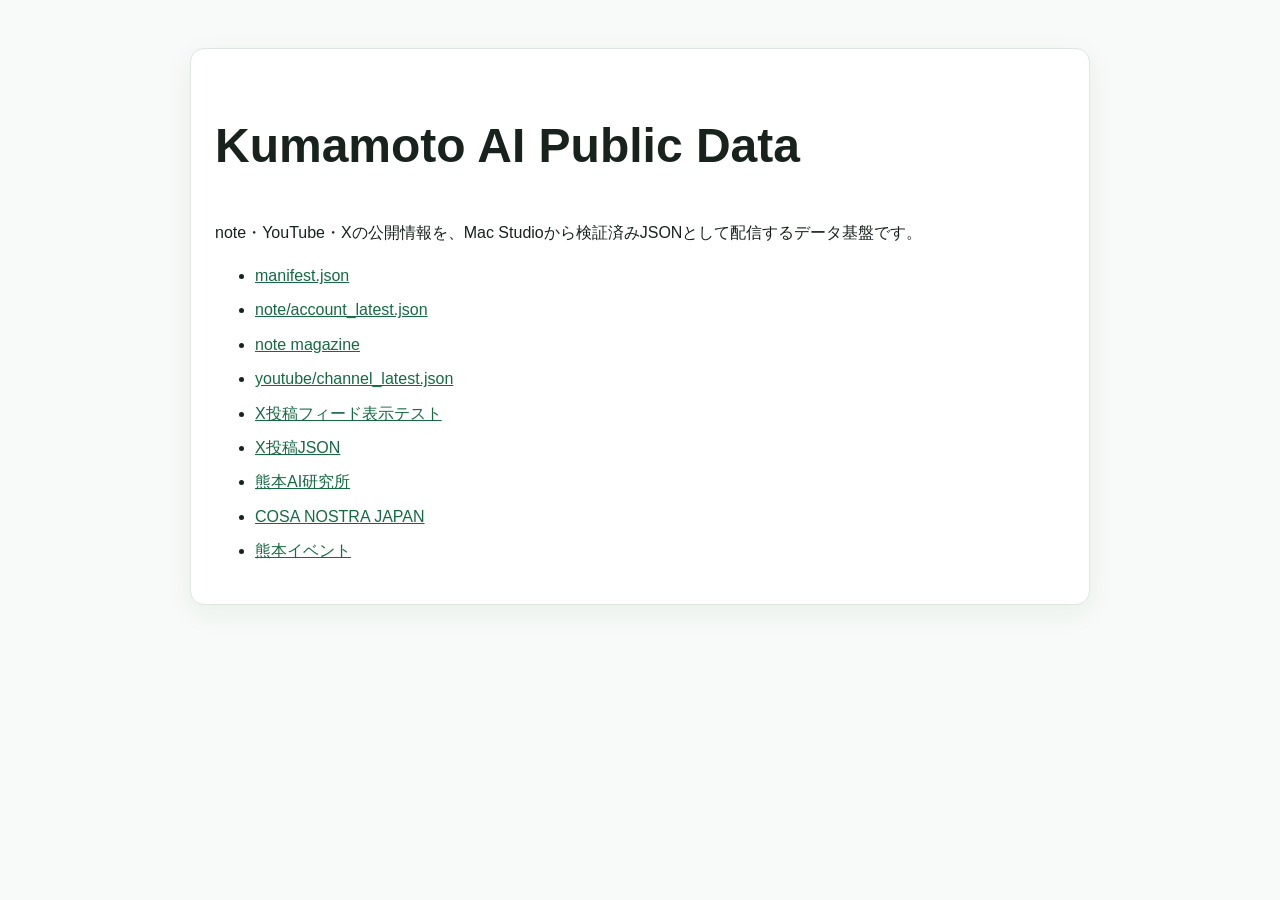
<file: docs/index.html>
<!doctype html>
<html lang="ja">
<head>
  <meta charset="utf-8">
  <meta name="viewport" content="width=device-width,initial-scale=1">
  <title>Kumamoto AI Public Data</title>
  <style>
    body{font-family:-apple-system,BlinkMacSystemFont,"Segoe UI",sans-serif;max-width:900px;margin:48px auto;padding:0 20px;line-height:1.7;color:#18231d;background:#f7faf8}
    h1{font-size:clamp(28px,5vw,48px)} a{color:#146b42} code{background:#e8f0eb;padding:.15em .35em;border-radius:4px}
    li{margin:.45em 0}.card{background:#fff;border:1px solid #dce8e0;border-radius:14px;padding:24px;box-shadow:0 8px 30px rgba(20,60,40,.06)}
  </style>
</head>
<body>
  <div class="card">
    <h1>Kumamoto AI Public Data</h1>
    <p>note・YouTube・Xの公開情報を、Mac Studioから検証済みJSONとして配信するデータ基盤です。</p>
    <ul>
      <li><a href="manifest.json">manifest.json</a></li>
      <li><a href="note/account_latest.json">note/account_latest.json</a></li>
      <li><a href="note/magazines/m28cf0da750b4.json">note magazine</a></li>
      <li><a href="youtube/channel_latest.json">youtube/channel_latest.json</a></li>
      <li><a href="x/">X投稿フィード表示テスト</a></li>
      <li><a href="x/all_latest.json">X投稿JSON</a></li>
      <li><a href="sites/kumamoto_ai_laboratory.json">熊本AI研究所</a></li>
      <li><a href="sites/cosanostra.json">COSA NOSTRA JAPAN</a></li>
      <li><a href="sites/kumamotoevent.json">熊本イベント</a></li>
    </ul>
  </div>
</body>
</html>
</file>
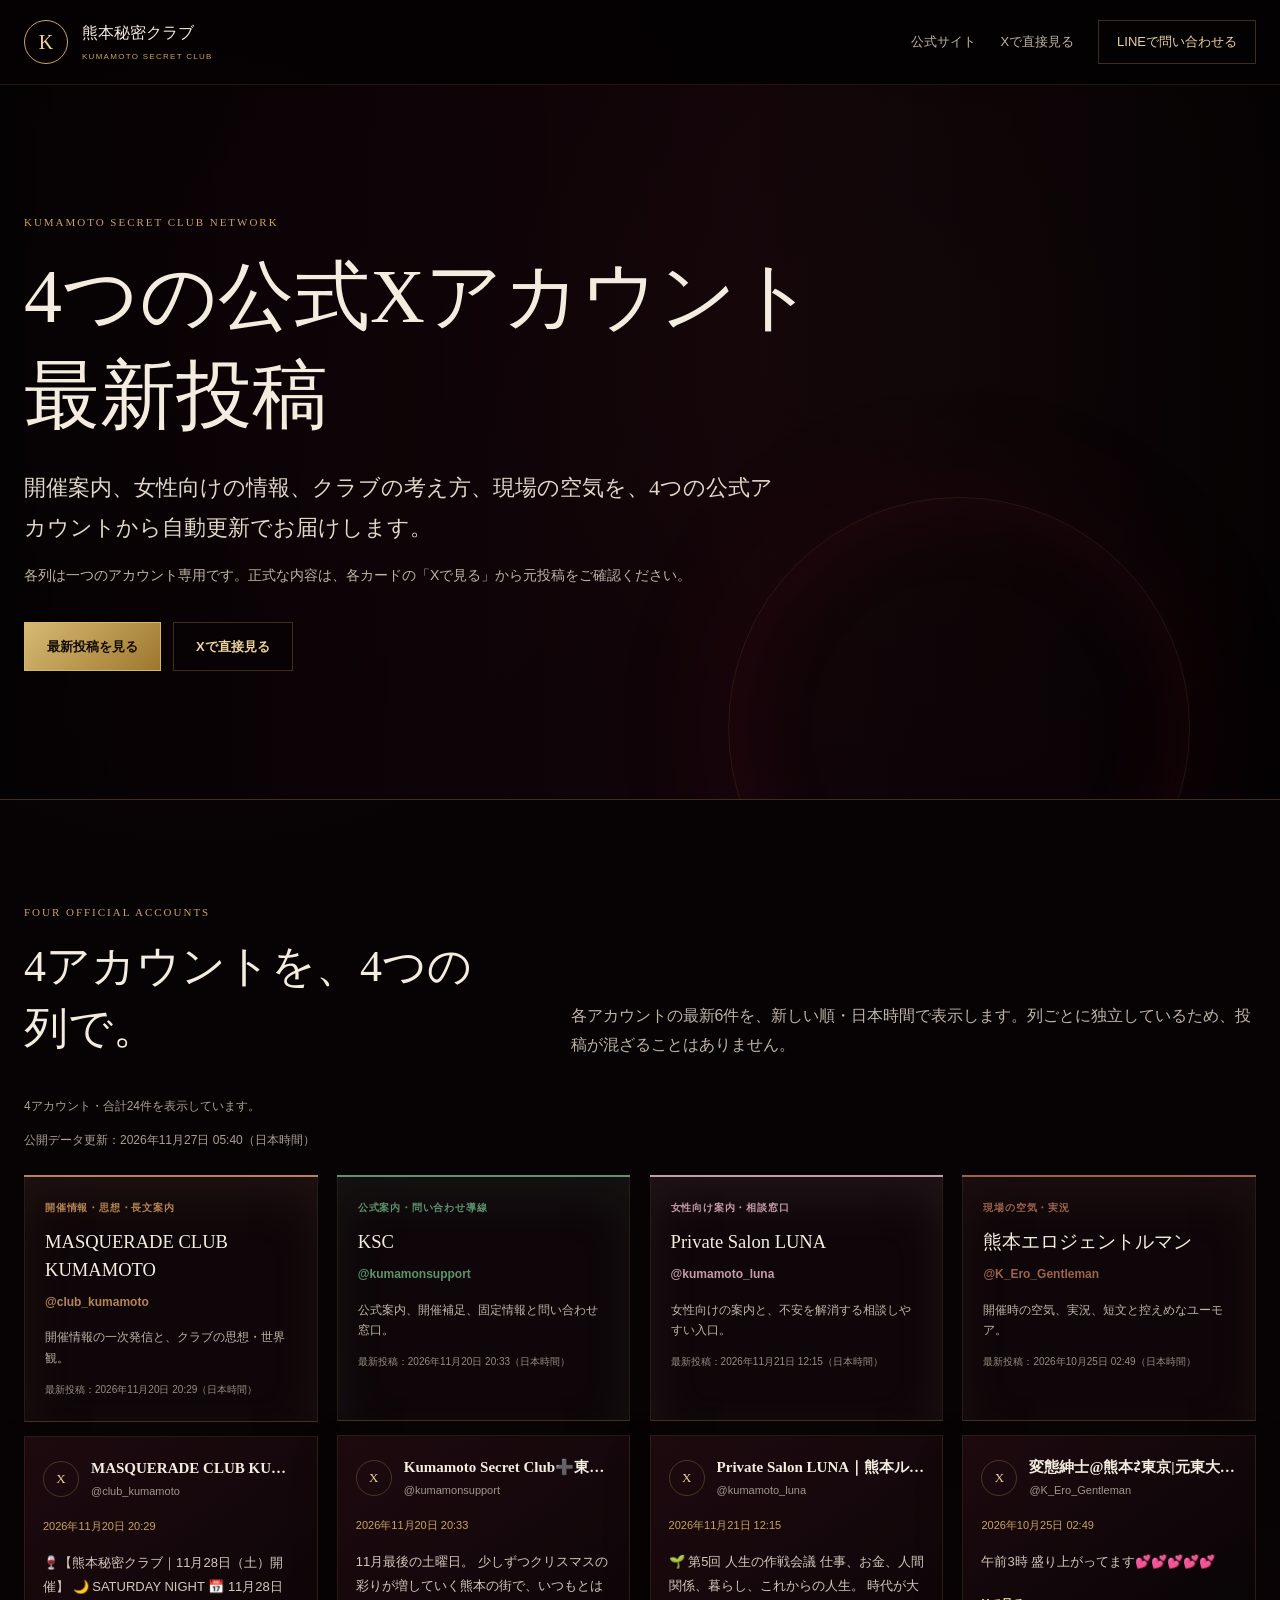
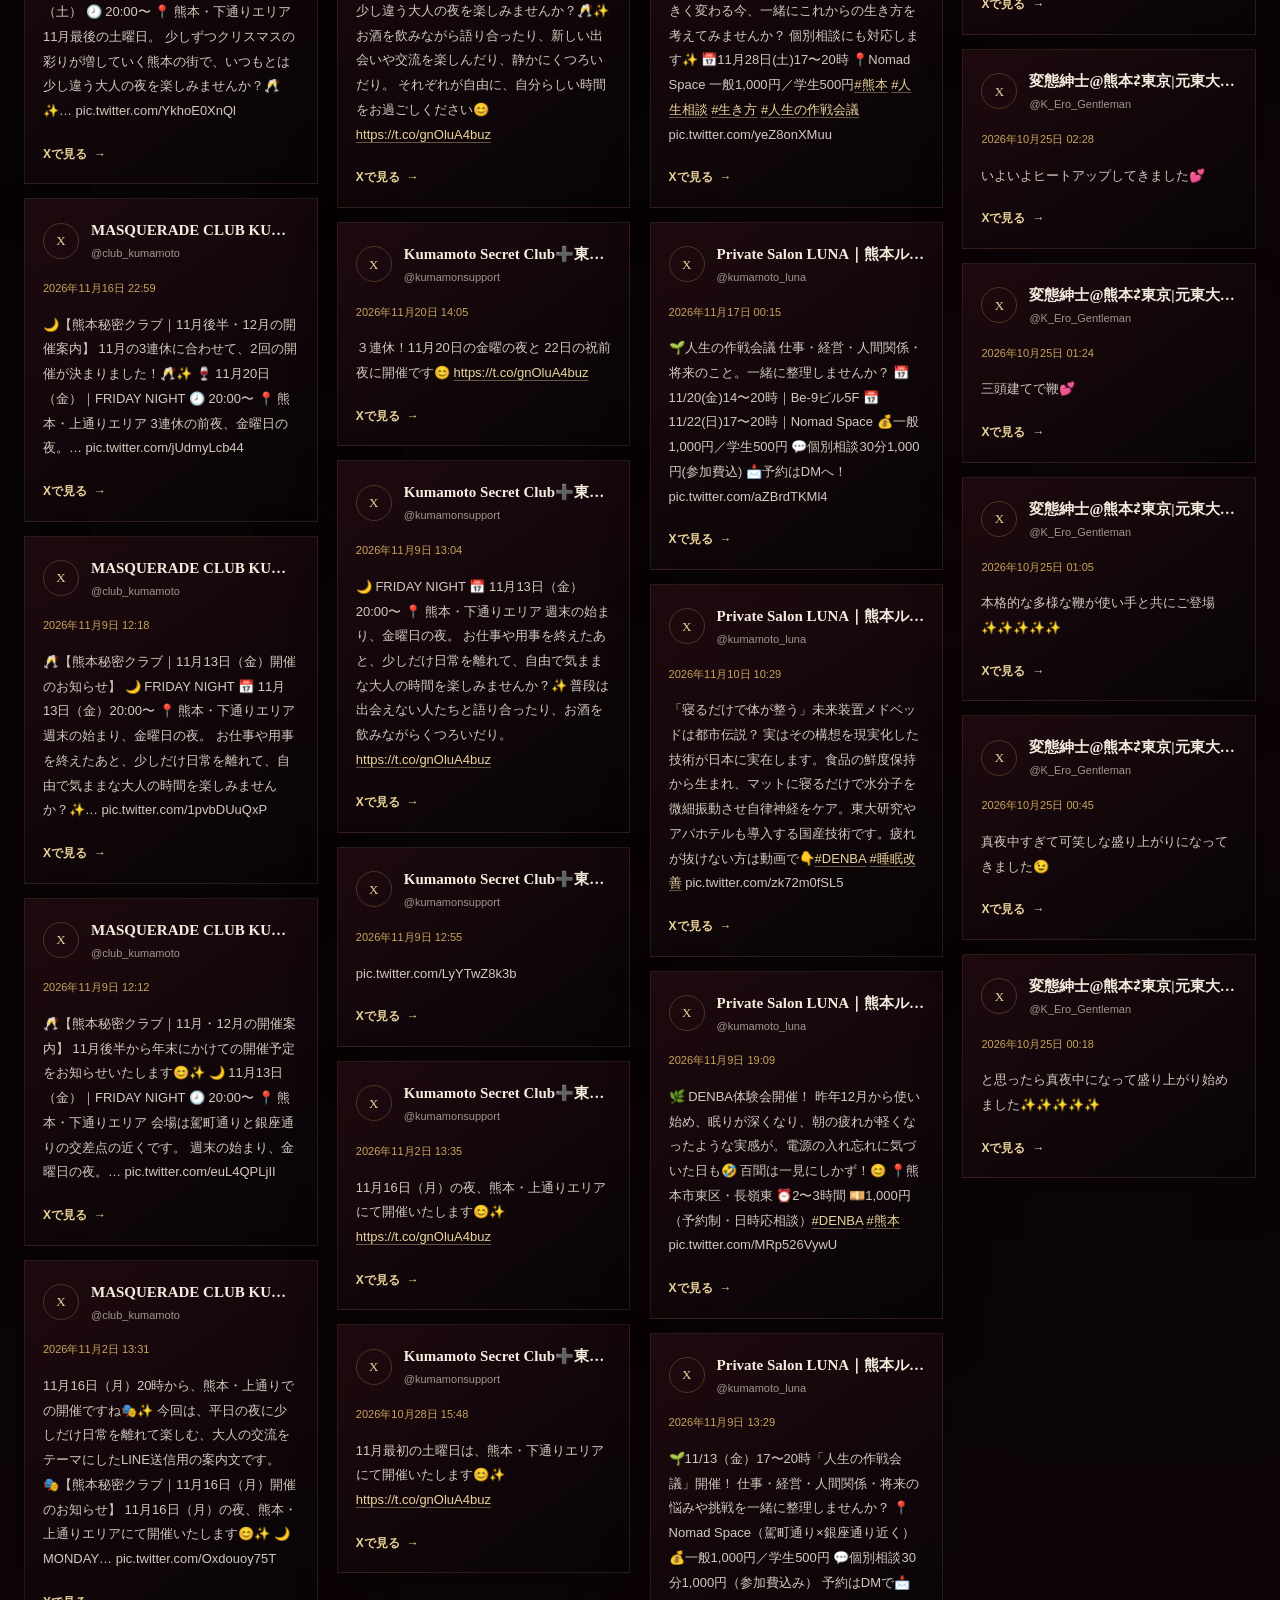
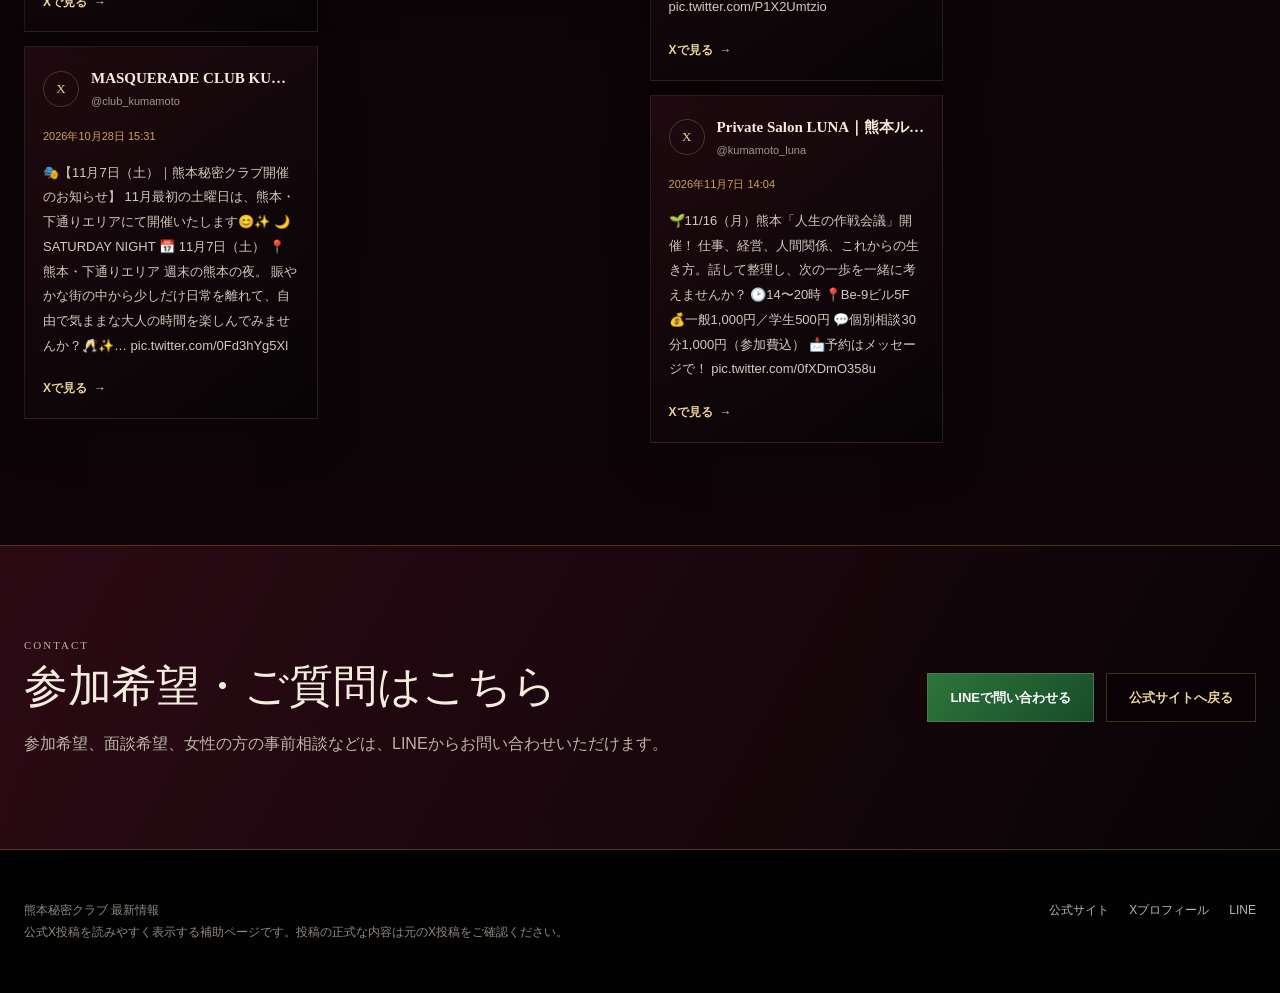
<file: docs/x/index.html>
<!doctype html>
<html lang="ja">
<head>
  <meta charset="utf-8">
  <meta name="viewport" content="width=device-width,initial-scale=1">
  <meta name="robots" content="noindex,follow">
  <meta name="description" content="熊本秘密クラブに関わる4つの公式Xアカウントから、開催案内、女性向け情報、クラブの考え方、現場の空気を自動更新でお届けします。">
  <link rel="canonical" href="https://clubpyramid-sys.github.io/kumamoto-ai-public-data/x/">
  <meta property="og:title" content="KUMAMOTO SECRET CLUB NETWORK｜4つの公式Xアカウント">
  <meta property="og:description" content="熊本秘密クラブに関わる4つの公式Xアカウントの最新投稿を、アカウント別に掲載しています。">
  <meta property="og:type" content="website">
  <meta property="og:url" content="https://clubpyramid-sys.github.io/kumamoto-ai-public-data/x/">
  <meta property="og:image" content="https://kumamotosecretclub.jp/assets/images/hero-masquerade-lounge.webp">
  <meta name="twitter:card" content="summary_large_image">
  <meta name="twitter:title" content="KUMAMOTO SECRET CLUB NETWORK">
  <meta name="twitter:description" content="4つの公式Xアカウントの最新投稿を、アカウント別に掲載しています。">
  <meta name="twitter:image" content="https://kumamotosecretclub.jp/assets/images/hero-masquerade-lounge.webp">
  <meta name="theme-color" content="#090405">
  <link rel="icon" href="data:image/svg+xml,%3Csvg xmlns='http://www.w3.org/2000/svg' viewBox='0 0 64 64'%3E%3Crect width='64' height='64' rx='32' fill='%23090405'/%3E%3Ccircle cx='32' cy='32' r='25' fill='none' stroke='%23c8a45d' stroke-width='2'/%3E%3Ctext x='32' y='41' text-anchor='middle' font-family='serif' font-size='28' fill='%23ead39b'%3EK%3C/text%3E%3C/svg%3E">
  <title>KUMAMOTO SECRET CLUB NETWORK｜4つの公式Xアカウント</title>
  <link rel="stylesheet" href="ksc_xhub_styles.css?v=20260726-four-account-grid">
</head>
<body>
  <a class="skip-link" href="#main-content">最新投稿へ移動</a>

  <header class="site-header">
    <div class="shell site-header__inner">
      <a class="brand" href="https://kumamotosecretclub.jp/" target="_blank" rel="noopener noreferrer" aria-label="熊本秘密クラブ公式サイトへ戻る">
        <span class="brand__mark" aria-hidden="true">K</span>
        <span class="brand__text"><strong>熊本秘密クラブ</strong><small>KUMAMOTO SECRET CLUB</small></span>
      </a>
      <nav class="site-header__nav" aria-label="ページ上部の案内">
        <a href="https://kumamotosecretclub.jp/" target="_blank" rel="noopener noreferrer">公式サイト</a>
        <a href="https://x.com/kumamonsupport" target="_blank" rel="noopener noreferrer">Xで直接見る</a>
        <a class="nav-cta" href="https://line.me/ti/p/Ar-a8mXKYK" target="_blank" rel="noopener noreferrer">LINEで問い合わせる</a>
      </nav>
    </div>
  </header>

  <main id="main-content">
    <section class="hero" aria-labelledby="page-title">
      <div class="shell hero__inner">
        <p class="eyebrow">KUMAMOTO SECRET CLUB NETWORK</p>
        <h1 id="page-title">4つの公式Xアカウント<br>最新投稿</h1>
        <p class="hero__lead">開催案内、女性向けの情報、クラブの考え方、現場の空気を、4つの公式アカウントから自動更新でお届けします。</p>
        <p class="hero__note">各列は一つのアカウント専用です。正式な内容は、各カードの「Xで見る」から元投稿をご確認ください。</p>
        <div class="hero__actions" aria-label="主要なリンク">
          <a class="button button--gold" href="#latest-posts">最新投稿を見る</a>
          <a class="button button--outline" href="https://x.com/kumamonsupport" target="_blank" rel="noopener noreferrer">Xで直接見る</a>
        </div>
      </div>
    </section>

    <section class="network-section" id="latest-posts" aria-labelledby="latest-title">
      <div class="shell">
        <div class="section-heading">
          <div>
            <p class="eyebrow">FOUR OFFICIAL ACCOUNTS</p>
            <h2 id="latest-title">4アカウントを、4つの列で。</h2>
          </div>
          <p>各アカウントの最新6件を、新しい順・日本時間で表示します。列ごとに独立しているため、投稿が混ざることはありません。</p>
        </div>

        <p class="feed-status" data-xhub-status role="status" aria-live="polite">最新情報を読み込んでいます。</p>
        <p class="data-updated" data-xhub-updated hidden></p>

        <div class="account-columns" data-xhub-feed data-feed-url="all_latest.json" aria-live="polite" aria-busy="true">
          <section class="account-column account-column--club" data-account-column data-handle="club_kumamoto" aria-labelledby="account-club-title">
            <header class="account-column__header">
              <p class="account-column__role">開催情報・思想・長文案内</p>
              <h3 id="account-club-title">MASQUERADE CLUB KUMAMOTO</h3>
              <a href="https://x.com/club_kumamoto" target="_blank" rel="noopener noreferrer">@club_kumamoto</a>
              <p>開催情報の一次発信と、クラブの思想・世界観。</p>
              <time data-account-updated hidden></time>
            </header>
            <div class="account-feed" data-account-feed aria-busy="true"><p class="account-feed__loading">読み込み中です。</p></div>
          </section>

          <section class="account-column account-column--support" data-account-column data-handle="kumamonsupport" aria-labelledby="account-support-title">
            <header class="account-column__header">
              <p class="account-column__role">公式案内・問い合わせ導線</p>
              <h3 id="account-support-title">KSC</h3>
              <a href="https://x.com/kumamonsupport" target="_blank" rel="noopener noreferrer">@kumamonsupport</a>
              <p>公式案内、開催補足、固定情報と問い合わせ窓口。</p>
              <time data-account-updated hidden></time>
            </header>
            <div class="account-feed" data-account-feed aria-busy="true"><p class="account-feed__loading">読み込み中です。</p></div>
          </section>

          <section class="account-column account-column--luna" data-account-column data-handle="kumamoto_luna" aria-labelledby="account-luna-title">
            <header class="account-column__header">
              <p class="account-column__role">女性向け案内・相談窓口</p>
              <h3 id="account-luna-title">Private Salon LUNA</h3>
              <a href="https://x.com/kumamoto_luna" target="_blank" rel="noopener noreferrer">@kumamoto_luna</a>
              <p>女性向けの案内と、不安を解消する相談しやすい入口。</p>
              <time data-account-updated hidden></time>
            </header>
            <div class="account-feed" data-account-feed aria-busy="true"><p class="account-feed__loading">読み込み中です。</p></div>
          </section>

          <section class="account-column account-column--gentleman" data-account-column data-handle="K_Ero_Gentleman" aria-labelledby="account-gentleman-title">
            <header class="account-column__header">
              <p class="account-column__role">現場の空気・実況</p>
              <h3 id="account-gentleman-title">熊本エロジェントルマン</h3>
              <a href="https://x.com/K_Ero_Gentleman" target="_blank" rel="noopener noreferrer">@K_Ero_Gentleman</a>
              <p>開催時の空気、実況、短文と控えめなユーモア。</p>
              <time data-account-updated hidden></time>
            </header>
            <div class="account-feed" data-account-feed aria-busy="true"><p class="account-feed__loading">読み込み中です。</p></div>
          </section>
        </div>
      </div>
    </section>

    <section class="contact-band" aria-labelledby="contact-title">
      <div class="shell contact-band__inner">
        <div>
          <p class="eyebrow">CONTACT</p>
          <h2 id="contact-title">参加希望・ご質問はこちら</h2>
          <p>参加希望、面談希望、女性の方の事前相談などは、LINEからお問い合わせいただけます。</p>
        </div>
        <div class="contact-band__actions">
          <a class="button button--line" href="https://line.me/ti/p/Ar-a8mXKYK" target="_blank" rel="noopener noreferrer">LINEで問い合わせる</a>
          <a class="button button--outline" href="https://kumamotosecretclub.jp/" target="_blank" rel="noopener noreferrer">公式サイトへ戻る</a>
        </div>
      </div>
    </section>

    <noscript>
      <section class="noscript-notice" aria-labelledby="noscript-title">
        <div class="shell">
          <h2 id="noscript-title">投稿一覧の表示にはJavaScriptが必要です</h2>
          <p>JavaScriptが無効の場合は、<a href="https://x.com/kumamonsupport" target="_blank" rel="noopener noreferrer">公式X</a>で最新情報をご確認ください。<a href="https://kumamotosecretclub.jp/" target="_blank" rel="noopener noreferrer">熊本秘密クラブ公式サイト</a>と<a href="https://line.me/ti/p/Ar-a8mXKYK" target="_blank" rel="noopener noreferrer">LINE</a>も引き続きご利用いただけます。</p>
        </div>
      </section>
    </noscript>
  </main>

  <footer class="site-footer">
    <div class="shell site-footer__inner">
      <div>
        <p class="site-footer__title">熊本秘密クラブ 最新情報</p>
        <p>公式X投稿を読みやすく表示する補助ページです。投稿の正式な内容は元のX投稿をご確認ください。</p>
      </div>
      <nav aria-label="フッターの案内">
        <a href="https://kumamotosecretclub.jp/" target="_blank" rel="noopener noreferrer">公式サイト</a>
        <a href="https://x.com/kumamonsupport" target="_blank" rel="noopener noreferrer">Xプロフィール</a>
        <a href="https://line.me/ti/p/Ar-a8mXKYK" target="_blank" rel="noopener noreferrer">LINE</a>
      </nav>
    </div>
  </footer>

  <script src="ksc_xhub_scripts.js?v=20260726-four-account-grid" defer></script>
</body>
</html>
</file>
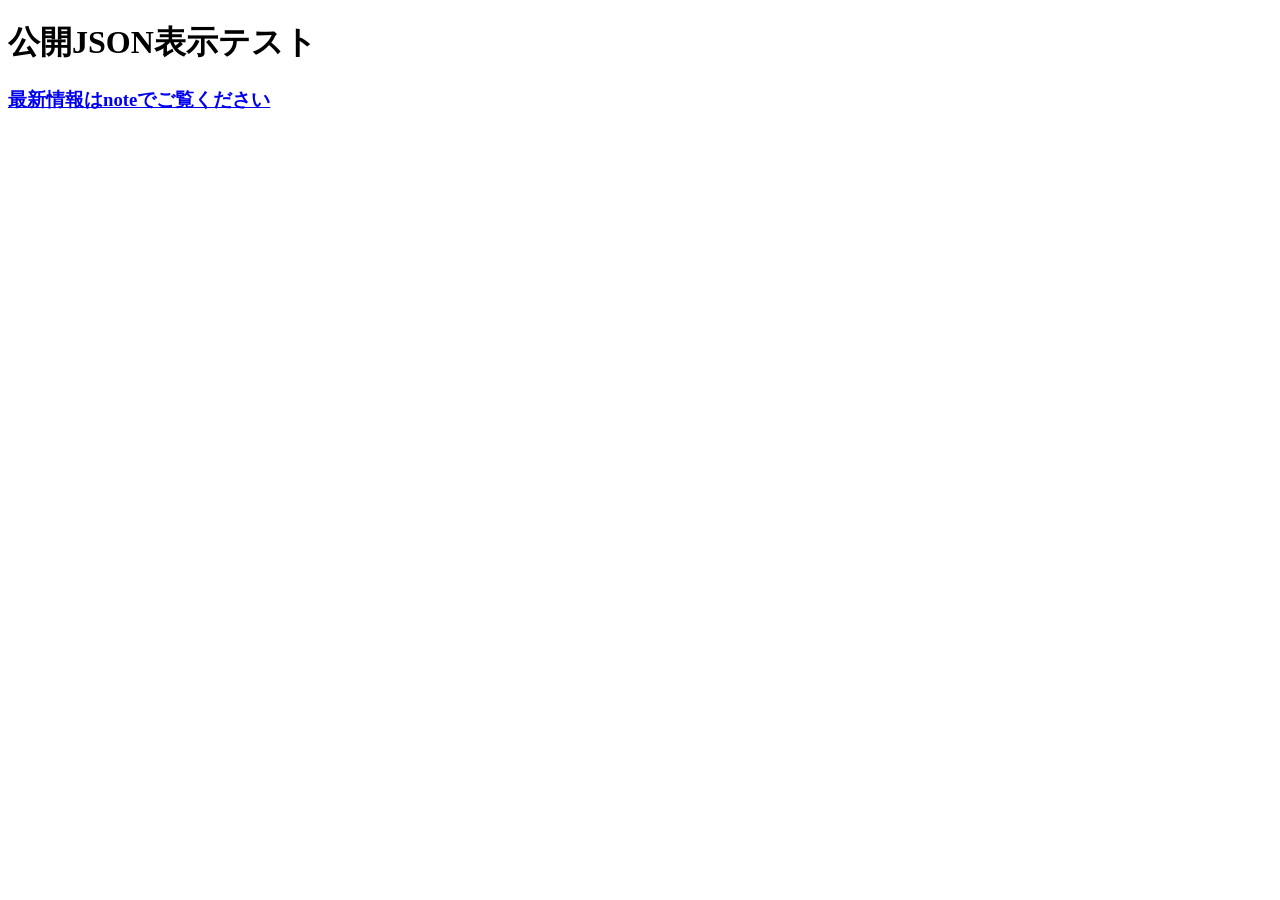
<file: examples/site_embed.html>
<!doctype html>
<html lang="ja"><head><meta charset="utf-8"><title>Feed Test</title></head>
<body><h1>公開JSON表示テスト</h1><div id="cnj-note-feed"></div><script src="site_embed.js"></script></body></html>
</file>
<file: docs/x/ksc_xhub_styles.css>
:root {
  color-scheme: dark;
  --bg: #080405;
  --bg-deep: #030203;
  --surface: #13090c;
  --surface-strong: #1c0a10;
  --wine: #4f1224;
  --gold: #c8a45d;
  --gold-light: #ead39b;
  --ivory: #f4eddf;
  --muted: #beb4a8;
  --line: rgba(200, 164, 93, 0.28);
  --line-soft: rgba(200, 164, 93, 0.14);
  --serif: "Yu Mincho", "Hiragino Mincho ProN", "Noto Serif JP", Georgia, serif;
  --sans: -apple-system, BlinkMacSystemFont, "Hiragino Sans", "Yu Gothic", "Noto Sans JP", sans-serif;
}

* { box-sizing: border-box; }

html { scroll-behavior: smooth; }

body {
  margin: 0;
  overflow-x: hidden;
  background:
    radial-gradient(circle at 16% 8%, rgba(112, 16, 43, 0.2), transparent 34rem),
    radial-gradient(circle at 88% 48%, rgba(76, 11, 31, 0.13), transparent 38rem),
    linear-gradient(180deg, #050203 0%, var(--bg) 45%, #100508 100%);
  color: var(--ivory);
  font-family: var(--sans);
  font-size: 16px;
  line-height: 1.8;
}

a { color: inherit; }
img { max-width: 100%; }
button, a { -webkit-tap-highlight-color: transparent; }

:focus-visible {
  outline: 2px solid var(--gold-light);
  outline-offset: 4px;
}

.shell {
  width: min(1520px, calc(100% - 48px));
  margin-inline: auto;
}

.skip-link {
  position: fixed;
  z-index: 1000;
  top: 12px;
  left: 12px;
  padding: 11px 16px;
  background: var(--ivory);
  color: #10080a;
  font-weight: 700;
  transform: translateY(-160%);
}

.skip-link:focus { transform: translateY(0); }

.site-header {
  position: relative;
  z-index: 10;
  border-bottom: 1px solid var(--line-soft);
  background: rgba(5, 2, 3, 0.9);
}

.site-header__inner {
  display: flex;
  min-height: 84px;
  align-items: center;
  justify-content: space-between;
  gap: 28px;
}

.brand {
  display: inline-flex;
  align-items: center;
  gap: 14px;
  text-decoration: none;
}

.brand__mark {
  display: grid;
  width: 44px;
  height: 44px;
  place-items: center;
  border: 1px solid var(--gold);
  border-radius: 50%;
  color: var(--gold-light);
  font-family: var(--serif);
  font-size: 20px;
}

.brand__text strong,
.brand__text small { display: block; }
.brand__text strong { font-family: var(--serif); font-weight: 500; }
.brand__text small { margin-top: 2px; color: var(--gold); font-size: 8px; letter-spacing: 0.16em; }

.site-header__nav {
  display: flex;
  align-items: center;
  gap: 24px;
}

.site-header__nav a {
  min-height: 44px;
  display: inline-flex;
  align-items: center;
  color: var(--muted);
  font-size: 13px;
  text-decoration: none;
}

.site-header__nav a:hover { color: var(--gold-light); }
.site-header__nav .nav-cta { padding-inline: 18px; border: 1px solid var(--line); color: var(--gold-light); }

.hero {
  position: relative;
  overflow: hidden;
  border-bottom: 1px solid var(--line);
}

.hero::before,
.hero::after {
  position: absolute;
  pointer-events: none;
  content: "";
}

.hero::before {
  inset: 0;
  background:
    linear-gradient(90deg, rgba(5, 2, 3, 0.98), rgba(22, 5, 10, 0.78) 58%, rgba(5, 2, 3, 0.95)),
    radial-gradient(circle at 75% 35%, rgba(200, 164, 93, 0.11), transparent 28rem);
}

.hero::after {
  right: clamp(24px, 7vw, 120px);
  bottom: -160px;
  width: 460px;
  height: 460px;
  border: 1px solid rgba(200, 164, 93, 0.12);
  border-radius: 50%;
  box-shadow: inset 0 0 80px rgba(90, 11, 32, 0.24), 0 0 120px rgba(90, 11, 32, 0.16);
}

.hero__inner {
  position: relative;
  z-index: 1;
  padding-block: clamp(76px, 10vw, 132px);
}

.eyebrow {
  margin: 0 0 14px;
  color: var(--gold);
  font-family: Georgia, serif;
  font-size: 11px;
  letter-spacing: 0.18em;
}

h1, h2, h3, p { overflow-wrap: anywhere; }

h1, h2, h3 {
  margin-top: 0;
  font-family: var(--serif);
  font-weight: 500;
}

h1 {
  max-width: 820px;
  margin-bottom: 24px;
  font-size: clamp(40px, 6vw, 76px);
  line-height: 1.3;
}

h2 { font-size: clamp(29px, 4vw, 44px); line-height: 1.4; }
h3 { font-size: 21px; line-height: 1.5; }

.hero__lead {
  max-width: 760px;
  margin: 0 0 15px;
  color: #e0d7c8;
  font-family: var(--serif);
  font-size: clamp(17px, 2.2vw, 22px);
}

.hero__note { max-width: 720px; margin: 0; color: var(--muted); font-size: 14px; }

.hero__actions,
.contact-band__actions {
  display: flex;
  flex-wrap: wrap;
  gap: 12px;
  margin-top: 34px;
}

.button {
  display: inline-flex;
  min-height: 48px;
  align-items: center;
  justify-content: center;
  padding: 12px 22px;
  border: 1px solid transparent;
  background: transparent;
  color: var(--ivory);
  font: inherit;
  font-size: 13px;
  font-weight: 700;
  text-decoration: none;
  cursor: pointer;
  transition: border-color 180ms ease, background-color 180ms ease, color 180ms ease, transform 180ms ease;
}

.button:hover { transform: translateY(-1px); }
.button--gold { border-color: #d4b66d; background: linear-gradient(135deg, #d7ba72, #9e772f); color: #120b08; }
.button--outline { border-color: var(--line); background: rgba(5, 2, 3, 0.45); color: var(--gold-light); }
.button--line { border-color: #497a4e; background: linear-gradient(135deg, #2d753b, #184c28); color: #fff; }

.official-account {
  border-bottom: 1px solid var(--line-soft);
  background: rgba(13, 6, 8, 0.78);
}

.official-account__inner {
  display: grid;
  grid-template-columns: minmax(260px, 0.72fr) minmax(0, 1.28fr);
  gap: clamp(30px, 6vw, 84px);
  align-items: center;
  padding-block: 42px;
}

.official-account h2 { margin: 0; font-size: clamp(25px, 3vw, 34px); }
.official-account h2 span { display: block; margin-top: 3px; color: var(--gold); font-family: var(--sans); font-size: 13px; }
.official-account p { margin: 0; color: var(--muted); }
.official-account strong { color: var(--gold-light); font-weight: 500; }

.feed-section,
.network-section { padding-block: clamp(68px, 8vw, 108px); }

.section-heading {
  display: grid;
  grid-template-columns: minmax(280px, 0.8fr) minmax(0, 1.2fr);
  gap: clamp(30px, 7vw, 100px);
  align-items: end;
  margin-bottom: 36px;
}

.section-heading h2 { margin-bottom: 0; }
.section-heading > p { margin: 0; color: var(--muted); }

.filters {
  display: flex;
  flex-wrap: wrap;
  gap: 9px;
  margin-bottom: 18px;
}

.filter-button {
  min-height: 44px;
  padding: 9px 16px;
  border: 1px solid var(--line-soft);
  background: rgba(18, 8, 11, 0.76);
  color: var(--muted);
  font: inherit;
  font-size: 12px;
  cursor: pointer;
}

.filter-button:hover,
.filter-button.is-active { border-color: var(--gold); color: var(--gold-light); background: rgba(73, 23, 34, 0.74); }

.feed-status,
.data-updated { color: #aaa095; font-size: 12px; }
.feed-status { min-height: 24px; margin: 0 0 18px; }
.data-updated { margin: 24px 0 0; text-align: right; }

.network-section .data-updated {
  margin: -8px 0 24px;
  text-align: left;
}

.account-columns {
  display: grid;
  grid-template-columns: repeat(4, minmax(0, 1fr));
  gap: clamp(14px, 1.5vw, 22px);
  align-items: start;
}

.account-column {
  --account-accent: var(--gold);
  min-width: 0;
  border-top: 2px solid var(--account-accent);
  background: rgba(10, 5, 7, 0.52);
}

.account-column--club { --account-accent: #b68454; }
.account-column--support { --account-accent: #5c936d; }
.account-column--luna { --account-accent: #c69aa7; }
.account-column--gentleman { --account-accent: #9d624c; }

.account-column__header {
  min-height: 244px;
  padding: 22px 20px;
  border-right: 1px solid var(--line-soft);
  border-bottom: 1px solid var(--line);
  border-left: 1px solid var(--line-soft);
  background: rgba(15, 7, 10, 0.92);
  box-shadow: inset 0 20px 50px color-mix(in srgb, var(--account-accent) 10%, transparent);
}

.account-column__role {
  margin: 0 0 11px;
  color: var(--account-accent);
  font-size: 10px;
  font-weight: 700;
  letter-spacing: 0.08em;
}

.account-column__header h3 {
  margin-bottom: 3px;
  color: var(--ivory);
  font-size: clamp(17px, 1.45vw, 21px);
}

.account-column__header > a {
  display: inline-block;
  margin-bottom: 14px;
  color: var(--account-accent);
  font-size: 12px;
  font-weight: 700;
  text-decoration: none;
}

.account-column__header > a:hover,
.account-column__header > a:focus-visible { text-decoration: underline; }

.account-column__header > p:not(.account-column__role) {
  margin: 0;
  color: var(--muted);
  font-size: 12px;
  line-height: 1.7;
}

.account-column__header time {
  display: block;
  margin-top: 13px;
  color: #968d83;
  font-size: 10px;
}

.account-feed {
  display: grid;
  gap: 14px;
  padding-top: 14px;
}

.account-feed__loading,
.account-feed__error {
  margin: 0;
  padding: 22px 18px;
  border: 1px solid var(--line-soft);
  color: var(--muted);
  font-size: 12px;
}

.account-feed__error a {
  display: inline-block;
  margin-top: 9px;
  color: var(--account-accent);
  font-weight: 700;
}

.post-grid {
  display: grid;
  min-height: 520px;
  grid-template-columns: repeat(3, minmax(0, 1fr));
  gap: 18px;
}

.post-card,
.fallback-card {
  min-width: 0;
  overflow: hidden;
  border: 1px solid var(--line-soft);
  background: linear-gradient(145deg, rgba(31, 10, 16, 0.94), rgba(7, 4, 5, 0.98));
  box-shadow: 0 20px 44px rgba(0, 0, 0, 0.22);
}

.post-card { display: flex; flex-direction: column; }

.post-card__body {
  display: flex;
  min-height: 0;
  flex: 1;
  flex-direction: column;
  padding: 18px;
}

.post-card__identity {
  display: grid;
  grid-template-columns: 36px minmax(0, 1fr);
  gap: 12px;
  align-items: center;
  margin-bottom: 15px;
}

.post-card__mark {
  display: grid;
  width: 36px;
  height: 36px;
  place-items: center;
  border: 1px solid var(--line);
  border-radius: 50%;
  color: var(--gold-light);
  font-family: Georgia, serif;
  font-size: 13px;
}

.post-card__name,
.post-card__handle { display: block; overflow: hidden; text-overflow: ellipsis; white-space: nowrap; }
.post-card__name { color: var(--ivory); font-family: var(--serif); font-size: 15px; }
.post-card__handle { color: #9f968c; font-size: 11px; text-decoration: none; }

.post-card time { margin-bottom: 14px; color: var(--gold); font-size: 11px; }

.post-card__flags {
  margin: -4px 0 10px;
  color: var(--gold);
  font-size: 10px;
}

.post-card__text {
  display: -webkit-box;
  margin: 0 0 20px;
  overflow: hidden;
  color: #d2c9be;
  font-size: 13px;
  line-height: 1.9;
  white-space: pre-wrap;
  -webkit-box-orient: vertical;
  -webkit-line-clamp: 8;
}

.post-card__text a { color: var(--gold-light); text-decoration: underline; text-decoration-color: rgba(234, 211, 155, 0.38); text-underline-offset: 3px; }

.post-card__source {
  margin-top: auto;
  color: var(--gold-light);
  font-size: 12px;
  font-weight: 700;
  text-decoration: none;
}

.post-card__source::after { margin-left: 7px; content: "\2192"; }

.post-card__media {
  display: grid;
  min-height: 0;
  place-items: center;
  overflow: hidden;
  border-top: 1px solid var(--line-soft);
  aspect-ratio: 16 / 10;
  background: #030203;
}

.post-card__media img {
  display: block;
  width: 100%;
  height: 100%;
  object-fit: contain;
}

.fallback-card {
  grid-column: 1 / -1;
  min-height: 360px;
  padding: clamp(30px, 7vw, 72px);
}

.fallback-card h3 { font-size: clamp(25px, 4vw, 36px); }
.fallback-card p:not(.eyebrow) { max-width: 620px; color: var(--muted); }

.load-more-wrap { margin-top: 32px; text-align: center; }

.contact-band {
  border-top: 1px solid var(--line);
  border-bottom: 1px solid var(--line);
  background: linear-gradient(120deg, rgba(63, 13, 28, 0.62), rgba(7, 4, 5, 0.94));
}

.contact-band__inner {
  display: grid;
  grid-template-columns: minmax(0, 1.2fr) minmax(280px, 0.8fr);
  gap: 42px;
  align-items: center;
  padding-block: clamp(54px, 8vw, 90px);
}

.contact-band h2 { margin-bottom: 13px; }
.contact-band p { margin: 0; color: var(--muted); }
.contact-band__actions { justify-content: flex-end; margin-top: 0; }

.noscript-notice { padding-block: 42px; border-bottom: 1px solid var(--line); }
.noscript-notice h2 { font-size: 24px; }
.noscript-notice a { color: var(--gold-light); }

.site-footer { padding-block: 50px; background: var(--bg-deep); }
.site-footer__inner { display: flex; justify-content: space-between; gap: 46px; }
.site-footer__title { margin: 0 0 8px; color: var(--gold-light); font-family: var(--serif); }
.site-footer p { max-width: 650px; margin: 0; color: #8f877f; font-size: 12px; }
.site-footer nav { display: flex; flex-wrap: wrap; justify-content: flex-end; gap: 10px 20px; }
.site-footer nav a { color: var(--muted); font-size: 12px; text-decoration: none; }

.mobile-only { display: none; }

@media (max-width: 1024px) {
  .post-grid { grid-template-columns: repeat(2, minmax(0, 1fr)); }
  .site-header__nav a:not(.nav-cta) { display: none; }
}

@media (max-width: 1100px) {
  .account-columns { grid-template-columns: repeat(2, minmax(0, 1fr)); }
  .account-column__header { min-height: 210px; }
}

@media (max-width: 768px) {
  .shell { width: min(100% - 32px, 1520px); }
  .site-header__inner { min-height: 70px; }
  .brand__mark { width: 39px; height: 39px; }
  .brand__text small { display: none; }
  .site-header__nav .nav-cta { padding-inline: 12px; font-size: 11px; }
  .official-account__inner,
  .section-heading,
  .contact-band__inner { grid-template-columns: 1fr; }
  .section-heading { align-items: start; }
  .contact-band__actions { justify-content: flex-start; }
  .site-footer__inner { flex-direction: column; }
  .site-footer nav { justify-content: flex-start; }
}

@media (max-width: 620px) {
  .mobile-only { display: initial; }
  .hero__inner { padding-block: 66px 74px; }
  h1 { font-size: clamp(36px, 12vw, 52px); }
  .hero__actions,
  .contact-band__actions { display: grid; grid-template-columns: 1fr; }
  .button { width: 100%; }
  .post-grid { min-height: 420px; grid-template-columns: 1fr; gap: 14px; }
  .post-card__body { min-height: 0; padding: 21px; }
  .post-card__media { min-height: 0; }
  .filters { display: grid; grid-template-columns: 1fr 1fr; }
  .filter-button:first-child { grid-column: 1 / -1; }
  .data-updated { text-align: left; }
  .account-columns { grid-template-columns: 1fr; }
  .account-column__header { min-height: 0; }
  .post-card__text { -webkit-line-clamp: 7; }
}

@media (prefers-reduced-motion: reduce) {
  html { scroll-behavior: auto; }
  .button { transition: none; }
}
</file>
